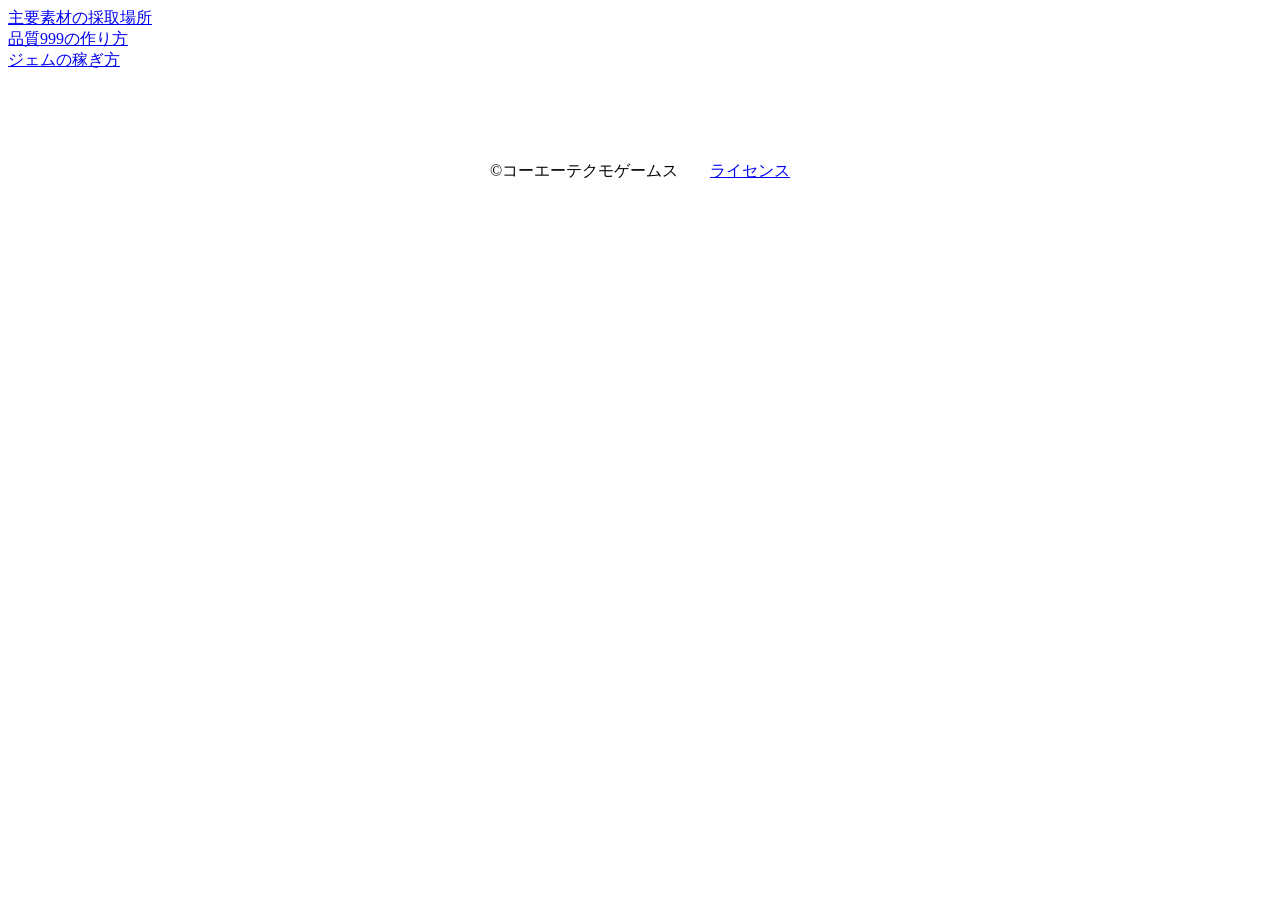
<file: index.html>
<!DOCTYPE html>
<html lang="ja">
<head>
    <meta charset="UTF-8">
    <meta name="viewport" content="width=device-width, initial-scale=1.0">
    <title>ライザのアトリエ効率化メモ</title>
    <link rel="stylesheet" href="styles.css" />
    <script src="common.js" defer></script>
</head>
<body>
    <a href="./materials/materials.html">主要素材の採取場所</a> <br>
    <a href="./quality/quality.html">品質999の作り方</a> <br>
    <a href="./gem/gem.html">ジェムの稼ぎ方</a> <br>


    
    
    
</body>
<!--
<footer>
    <div>
        ©コーエーテクモゲームス 
        <a href="https://github.com/moto-programmer-i/how-to-ryza/blob/main/LICENSE.md">ライセンス</a>
    </div>
</footer>
-->
</html>
</file>
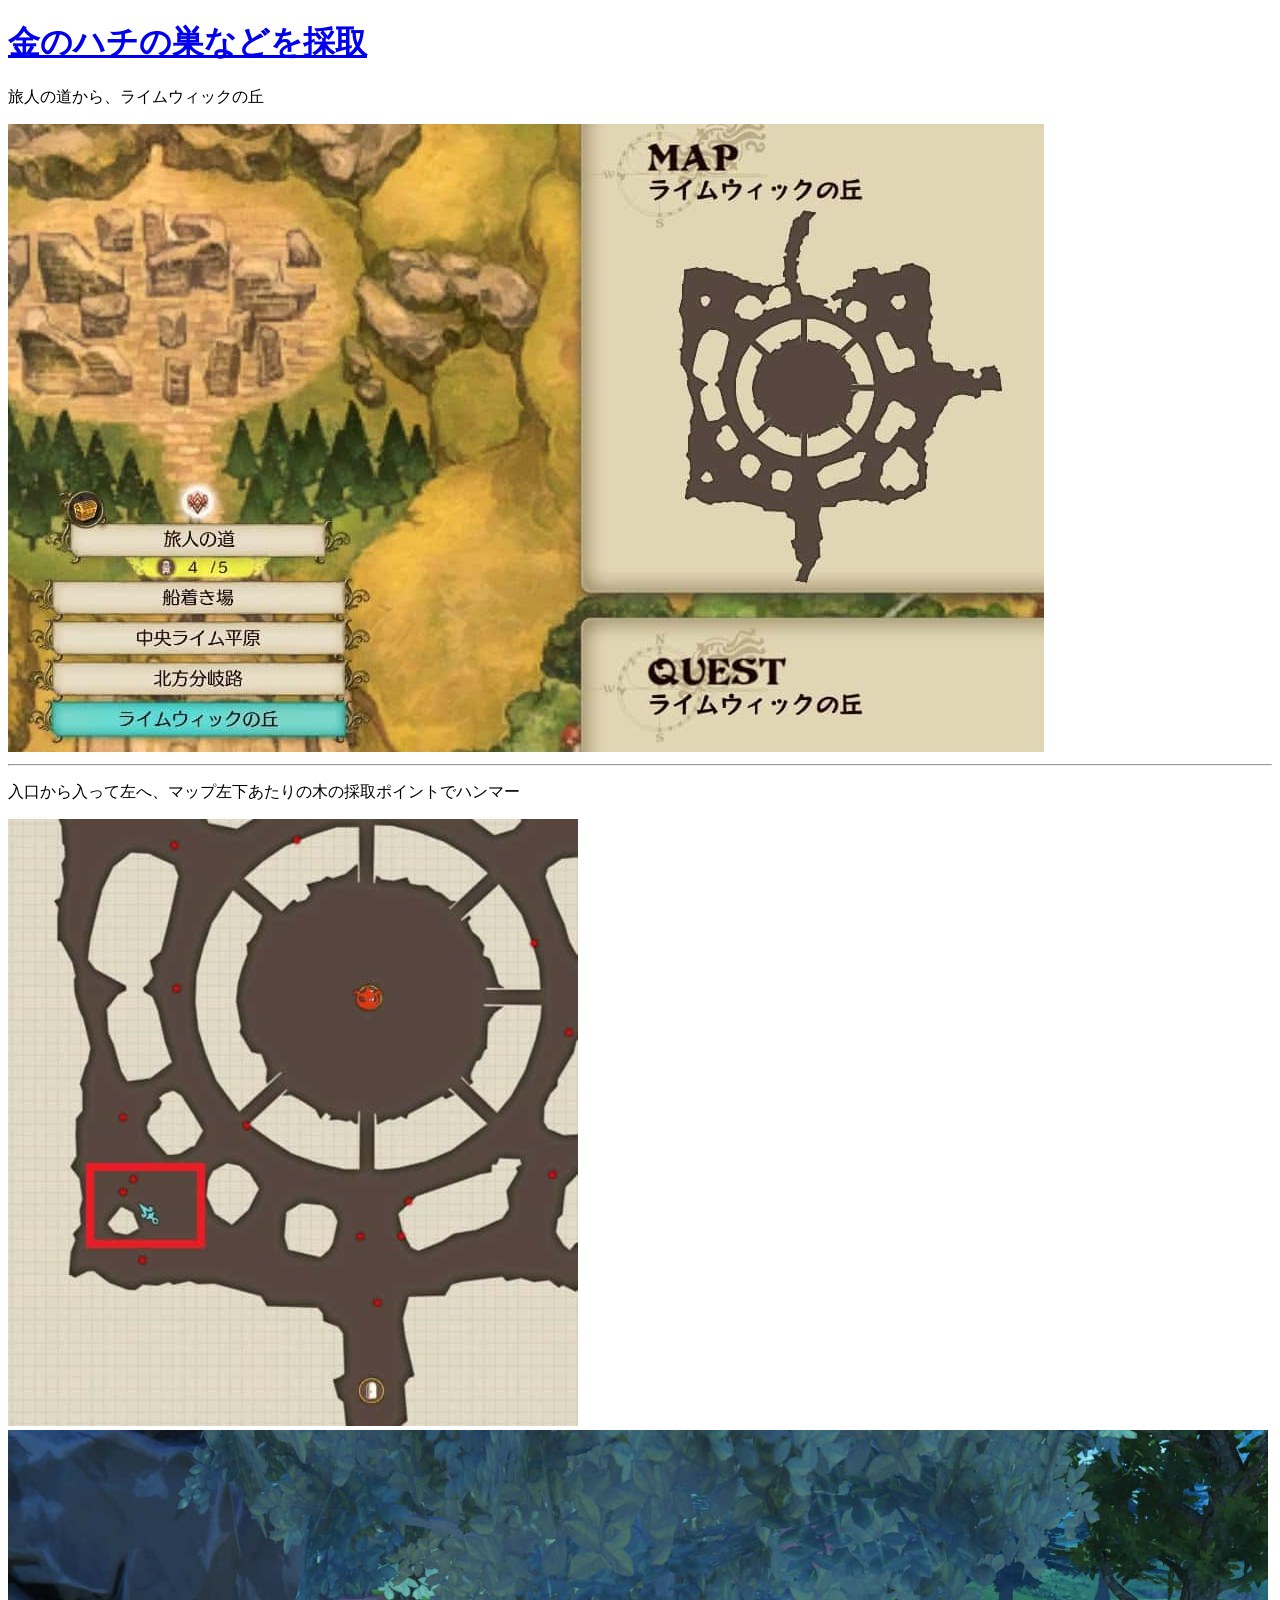
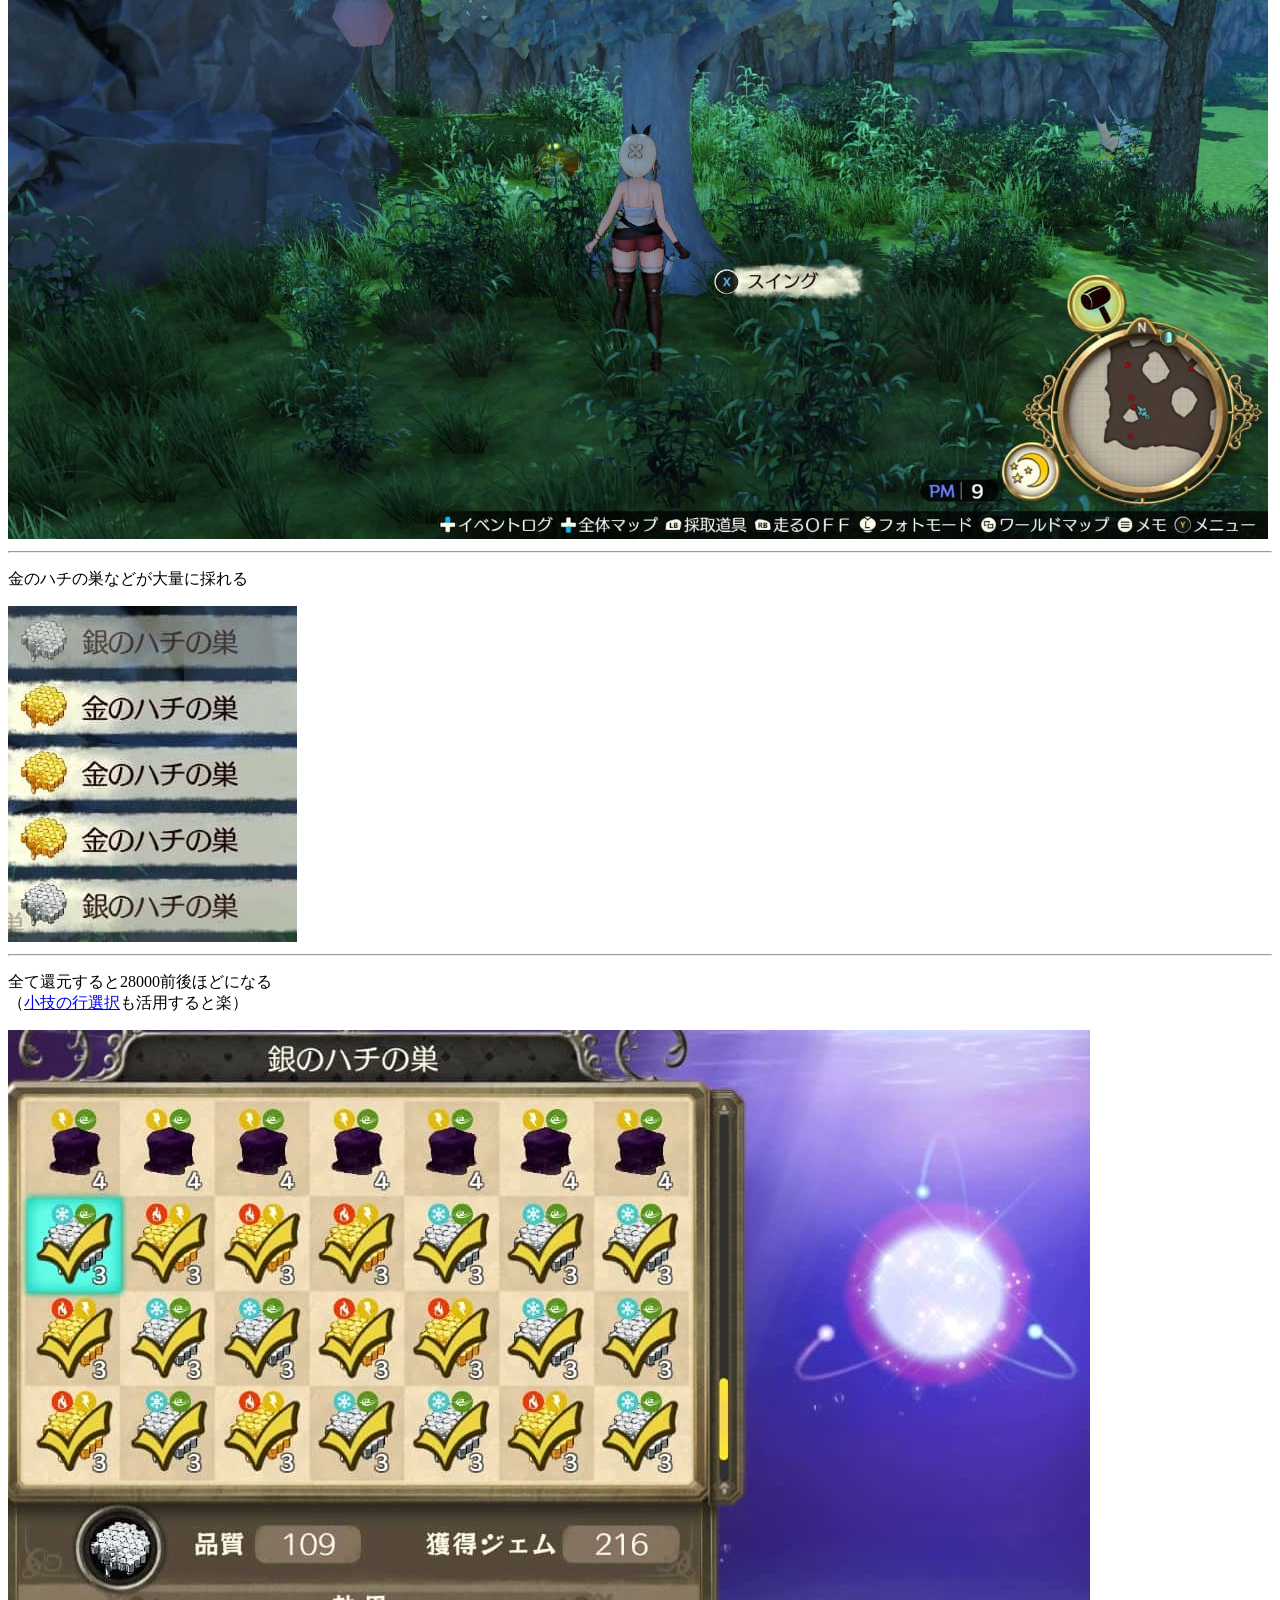
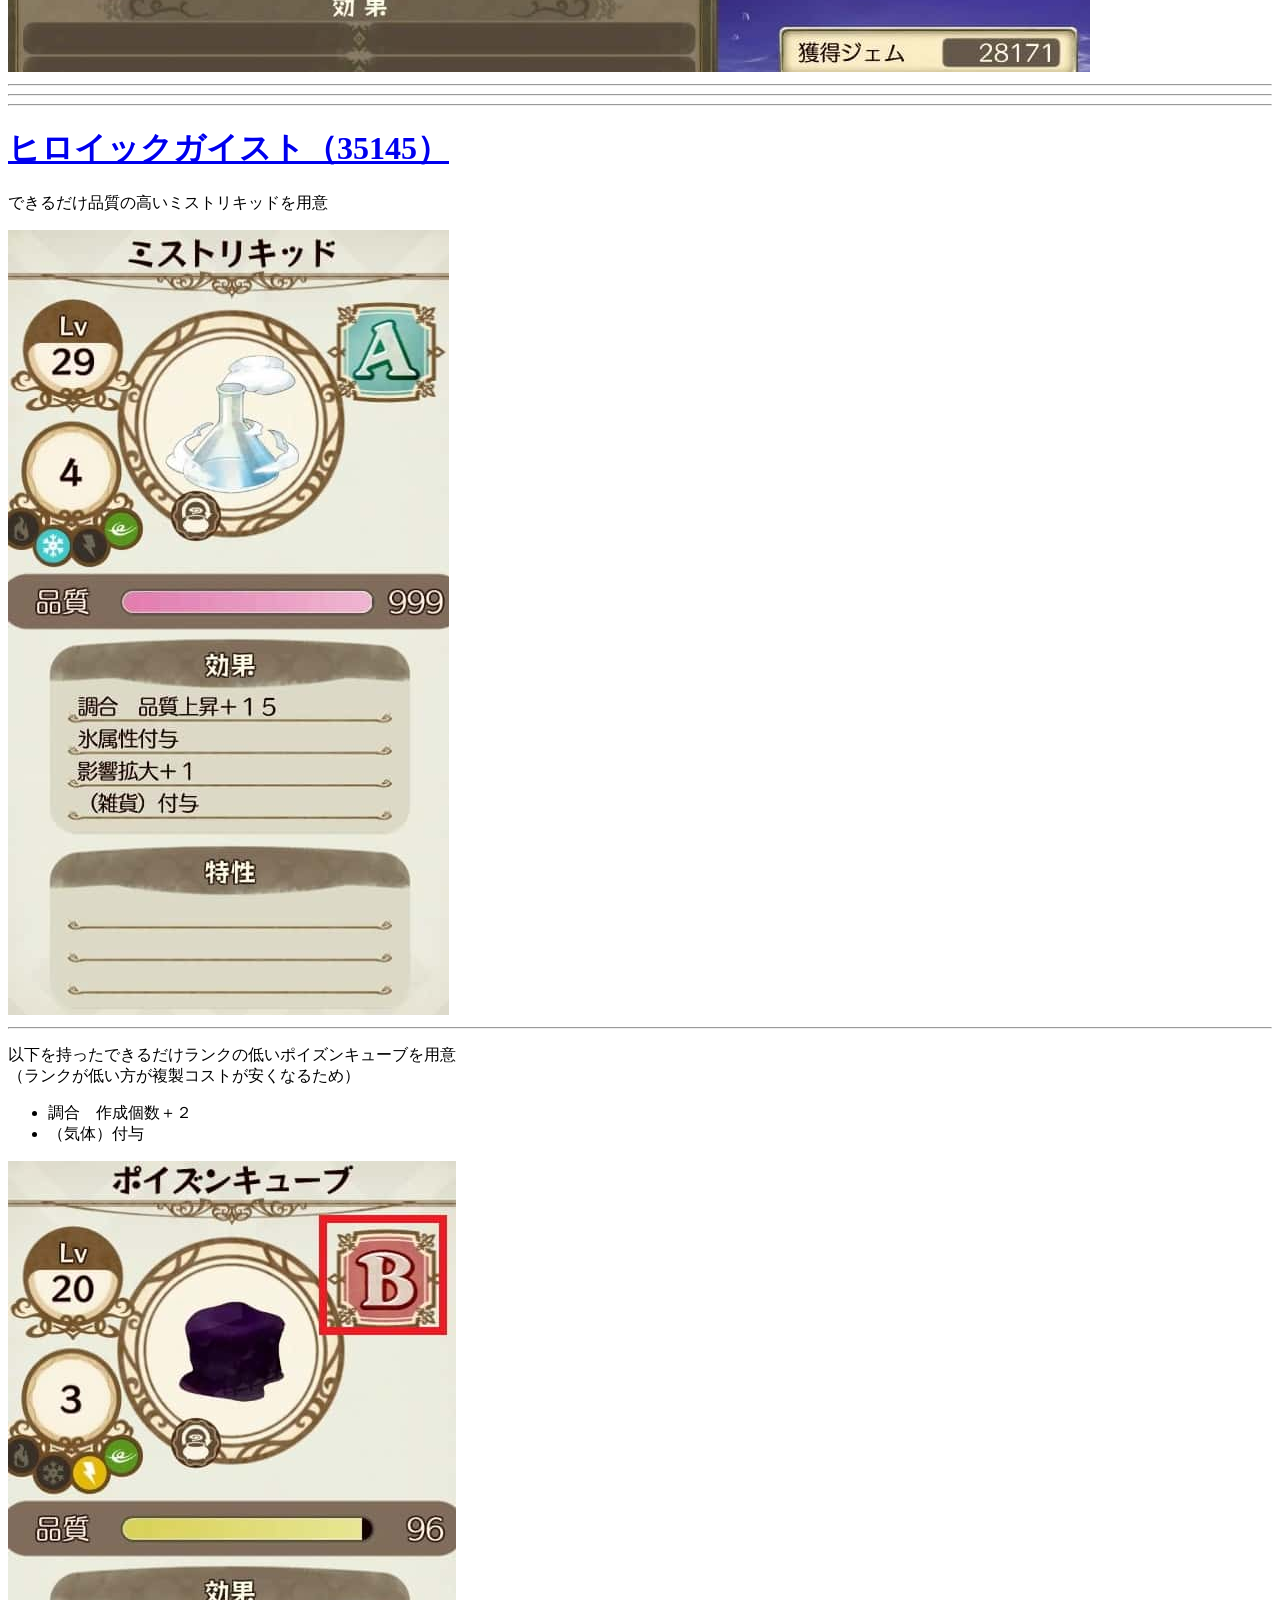
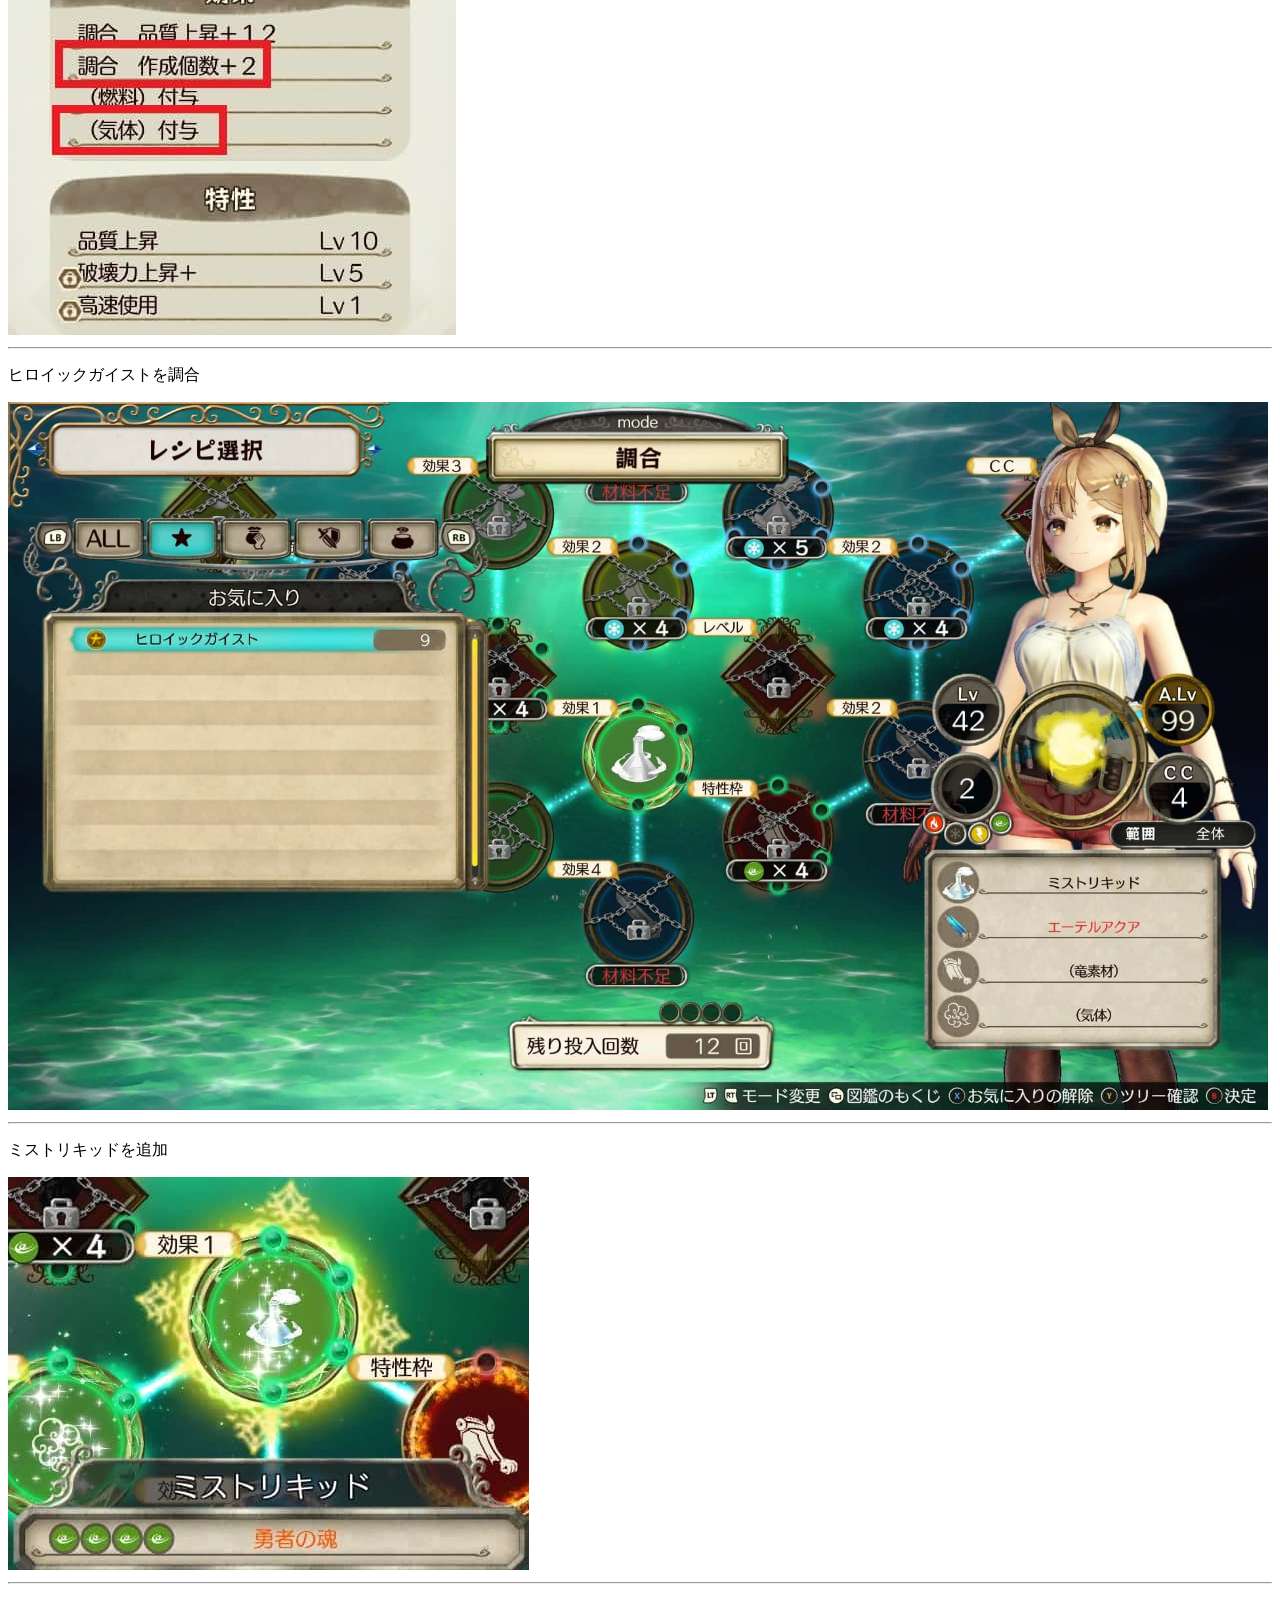
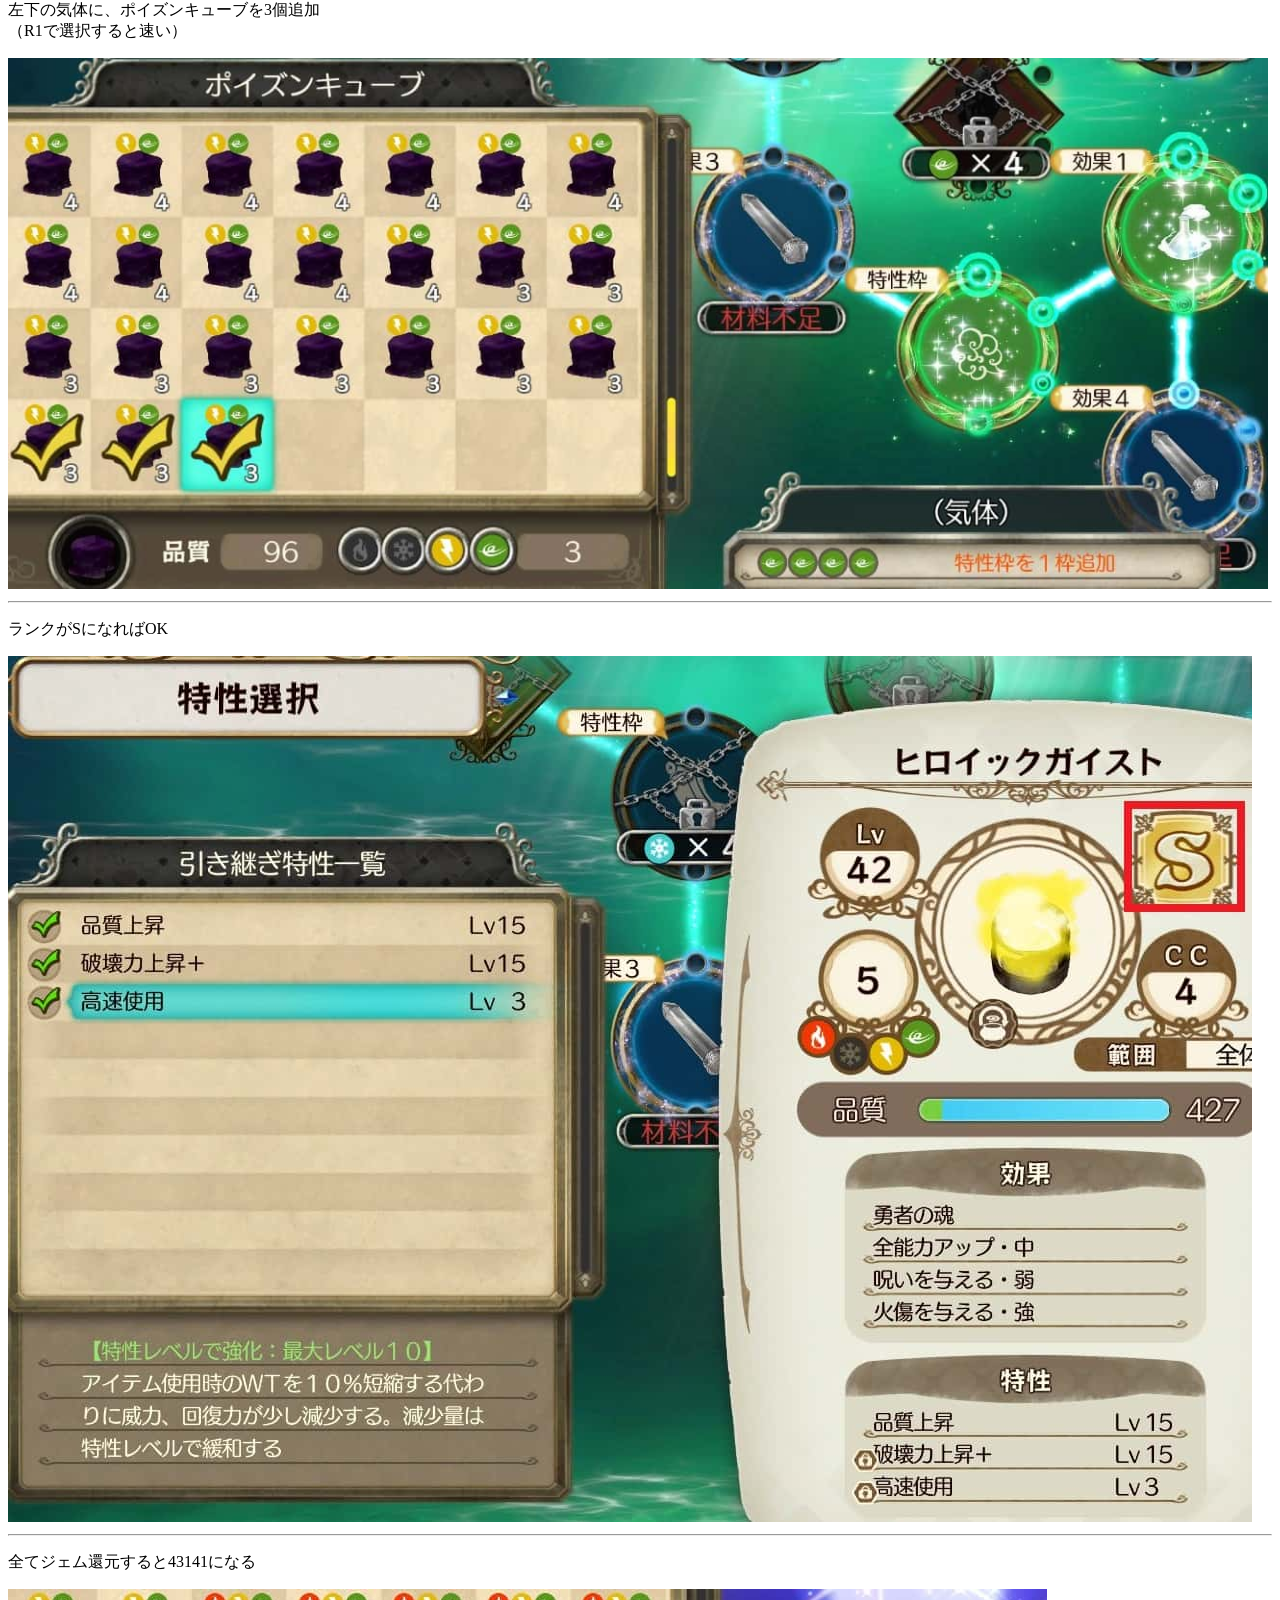
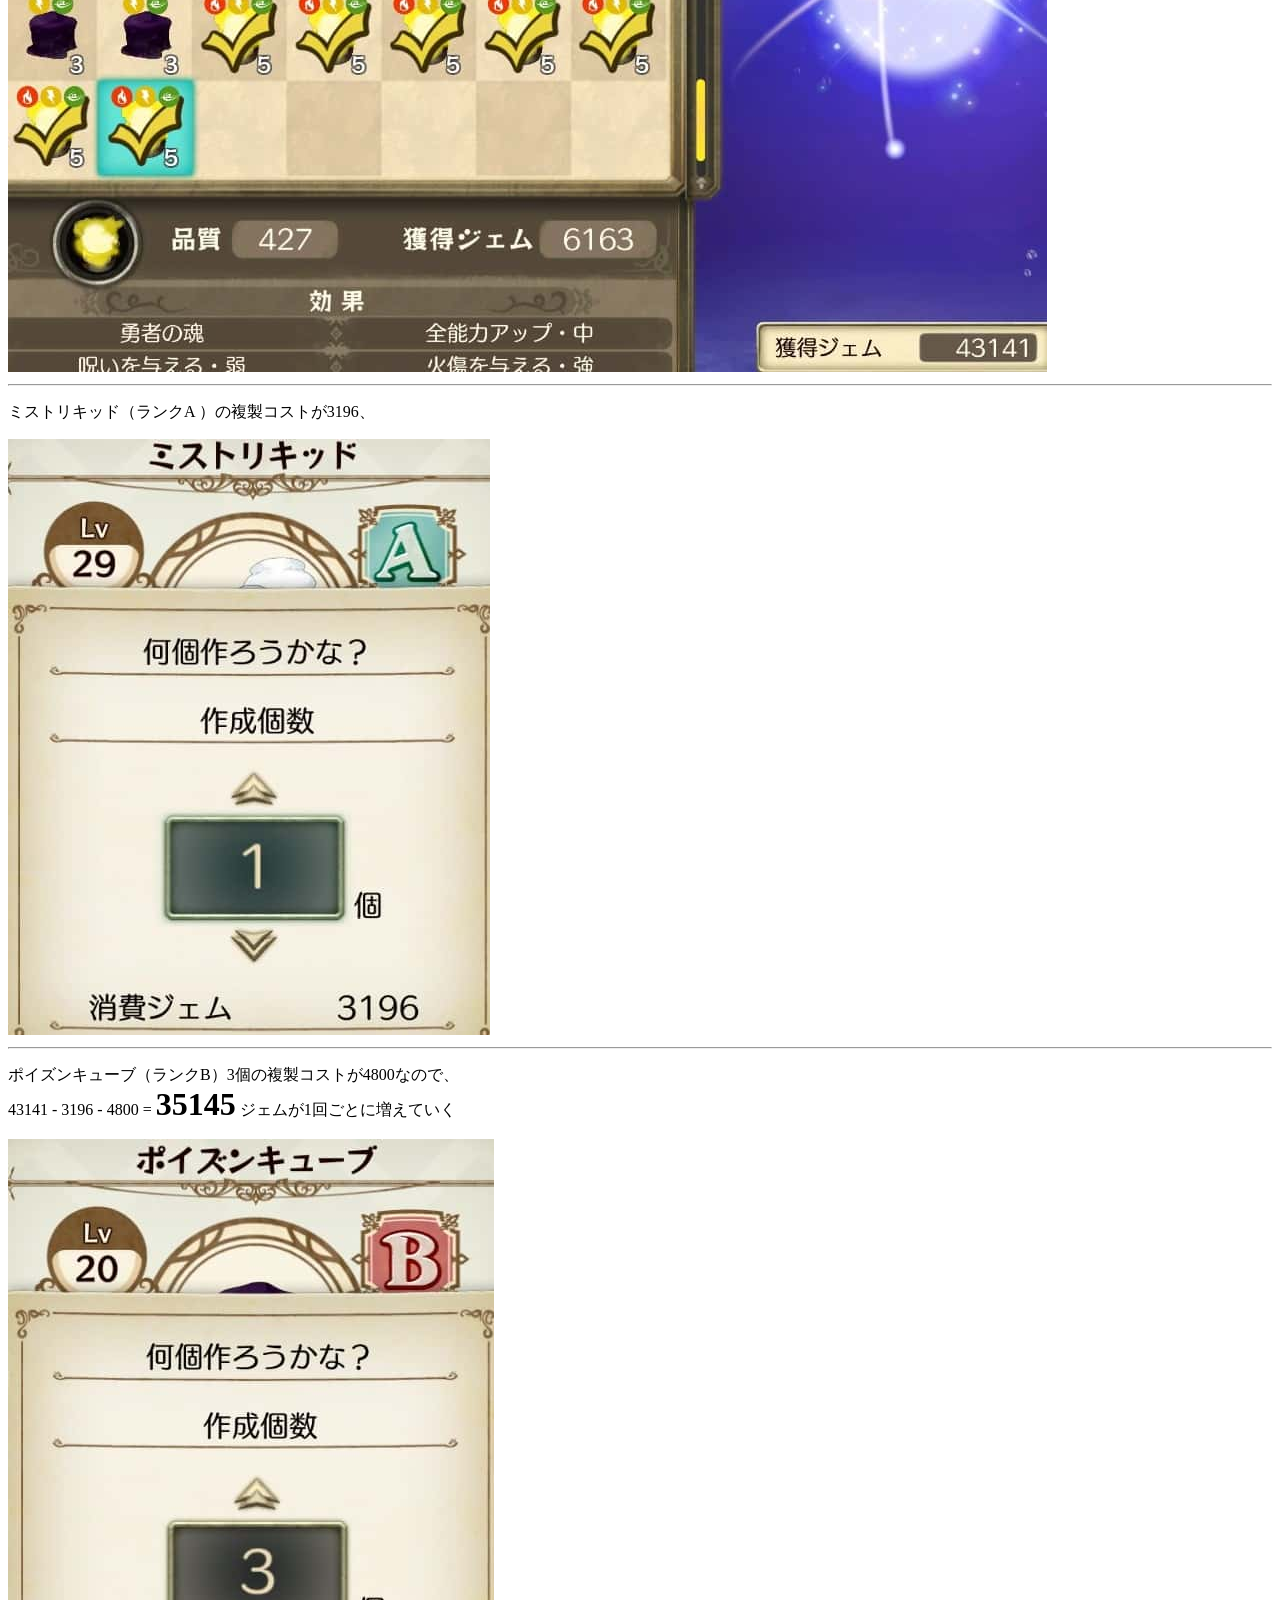
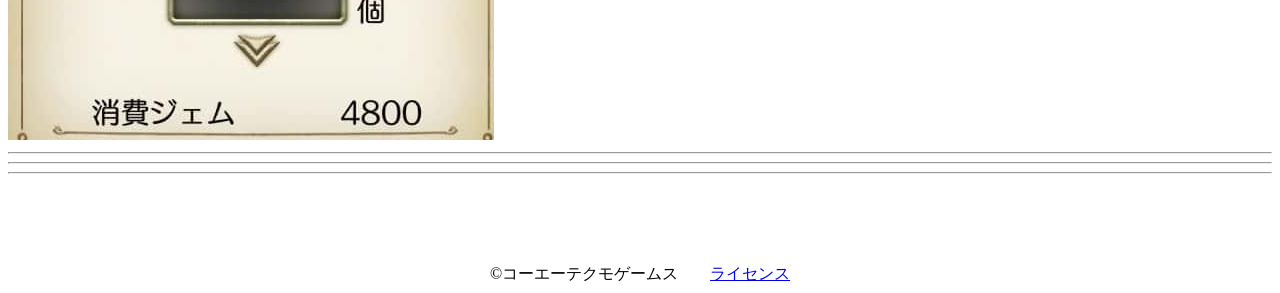
<file: gem/gem.html>
<!DOCTYPE html>
<html lang="ja">
<head>
    <meta charset="UTF-8">
    <meta name="viewport" content="width=device-width, initial-scale=1.0">
    <title>ジェムの稼ぎ方</title>
    <link rel="stylesheet" href="../styles.css" />
    <script src="../common.js" defer></script>
</head>
<body>
    <h1 id="beehive">金のハチの巣などを採取</h1>
    <p>
        旅人の道から、ライムウィックの丘
    </p>
    <img src="beehive.jpg" alt="ライムウィックの丘">
    <hr>
    <p>
        入口から入って左へ、マップ左下あたりの木の採取ポイントでハンマー
    </p>
    <img src="beehive2.jpg" alt="木の採取ポイント">
    <img src="beehive3.jpg" alt="ハンマー">
    <hr>
    <p>
        金のハチの巣などが大量に採れる <br>
    </p>
    <img src="beehive4.jpg" alt="金のハチの巣など">
    <hr>
    <p>
        全て還元すると28000前後ほどになる<br>
        （<a href="../tips/tips.html#row_select" target="_blank">小技の行選択</a>も活用すると楽）
    </p>
    <img src="beehive8.jpg" alt="28000前後">
    <hr>
    <hr>
    <hr>



    <h1 id="heroic_geist">ヒロイックガイスト（35145）</h1>
    <p>
        できるだけ品質の高いミストリキッドを用意
    </p>
    <img src="heroic_geist.jpg" alt="ミストリキッド">
    <hr>
    <p>
        以下を持ったできるだけランクの低いポイズンキューブを用意 <br>
        （ランクが低い方が複製コストが安くなるため）
        <ul>
            <li>調合　作成個数＋２</li>
            <li>（気体）付与</li>
        </ul>
    </p>
    <img src="heroic_geist2.jpg" alt="ポイズンキューブ">
    <hr>
    <p>
        ヒロイックガイストを調合
    </p>
    <img src="heroic_geist3.jpg" alt="ヒロイックガイスト">
    <hr>
    <p>
        ミストリキッドを追加
    </p>
    <img src="heroic_geist4.jpg" alt="ミストリキッドを追加">
    <hr>
    <p>
        左下の気体に、ポイズンキューブを3個追加<br>
        （R1で選択すると速い）
    </p>
    <img src="heroic_geist5.jpg" alt="ポイズンキューブを3個追加">
    <hr>
    <p>
        ランクがSになればOK
    </p>
    <img src="heroic_geist6.jpg" alt="ヒロイックガイストS">
    <hr>
    <p>
        全てジェム還元すると43141になる
    </p>
    <img src="heroic_geist7.jpg" alt="43141">
    <hr>
    <p>
       ミストリキッド（ランクA ）の複製コストが3196、
    </p>
    <img src="heroic_geist8.jpg" alt="3196">
    <hr>
    <p>
        ポイズンキューブ（ランクB）3個の複製コストが4800なので、<br>
        43141 - 3196 - 4800 = <span class="large">35145</span> ジェムが1回ごとに増えていく<br>
    </p>
    <img src="heroic_geist9.jpg" alt="4800">
    <hr>
    <hr>
    <hr>

</body>
</html>
</file>
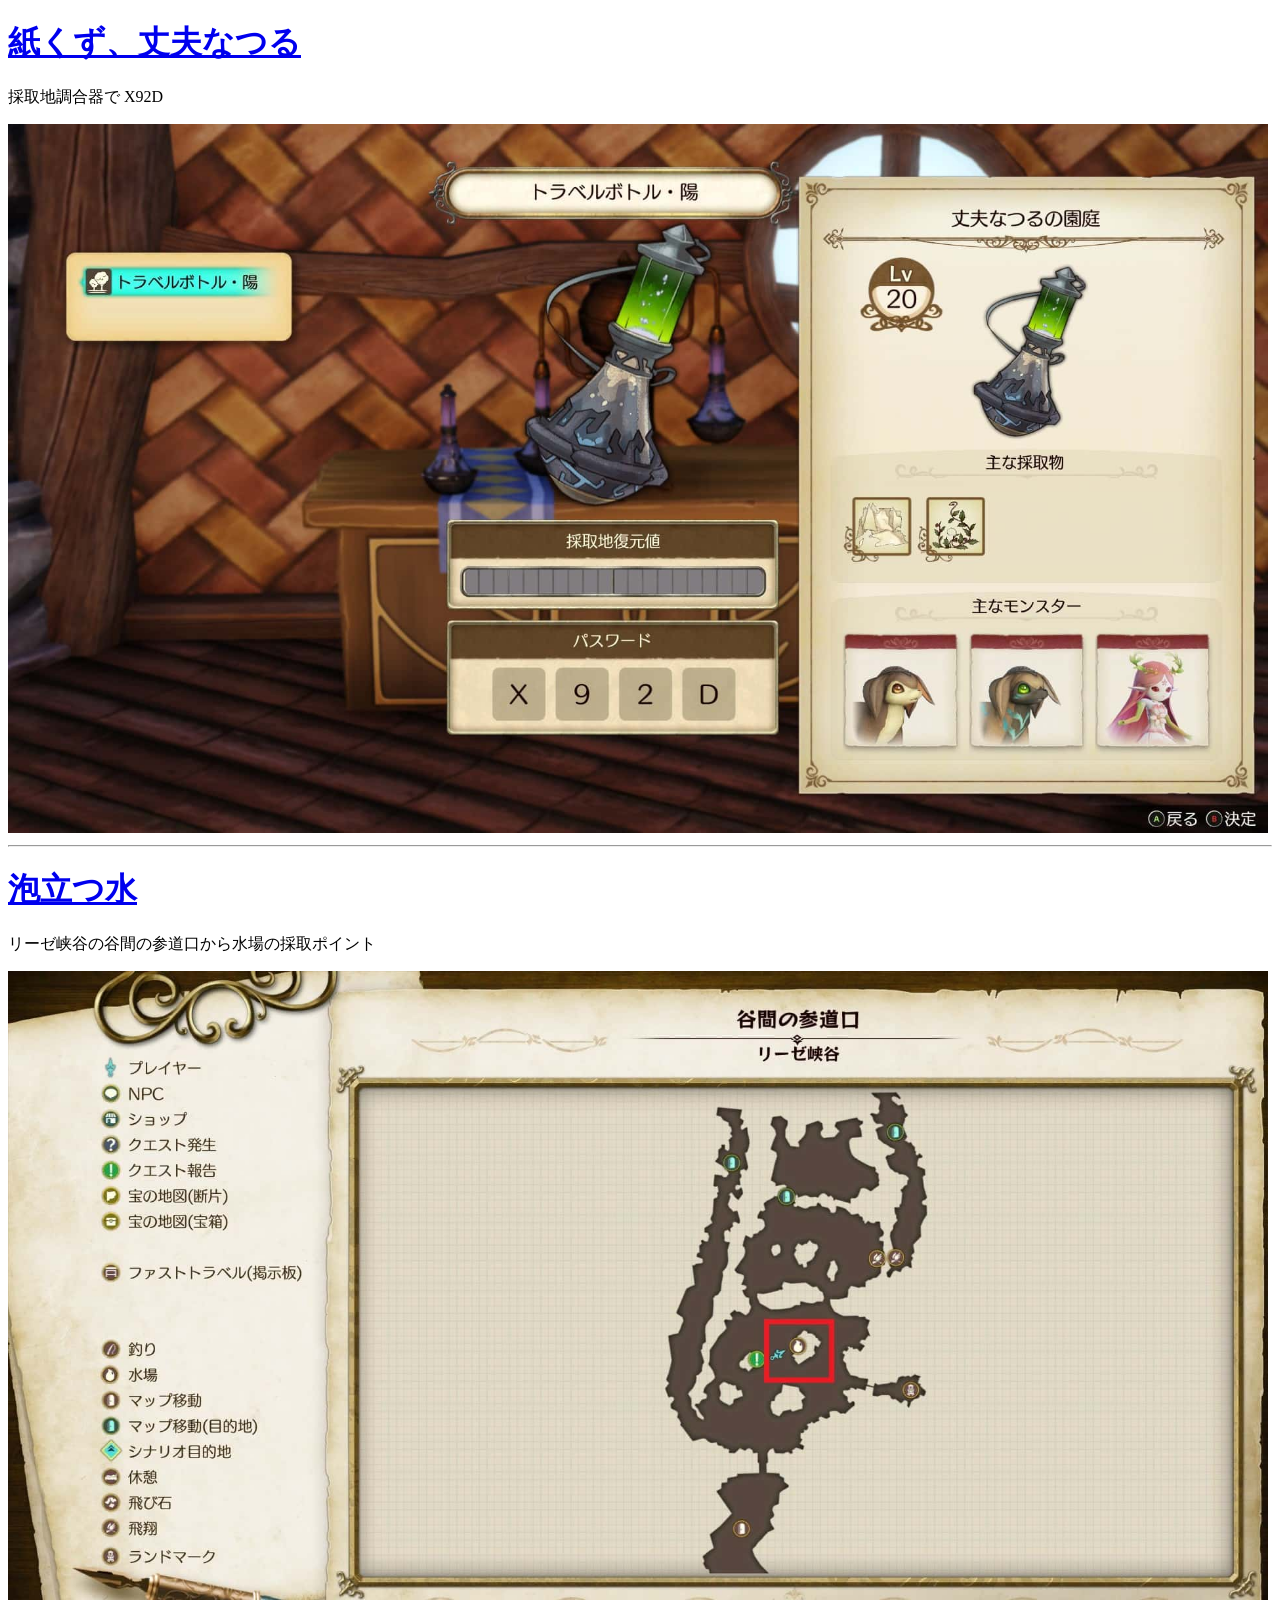
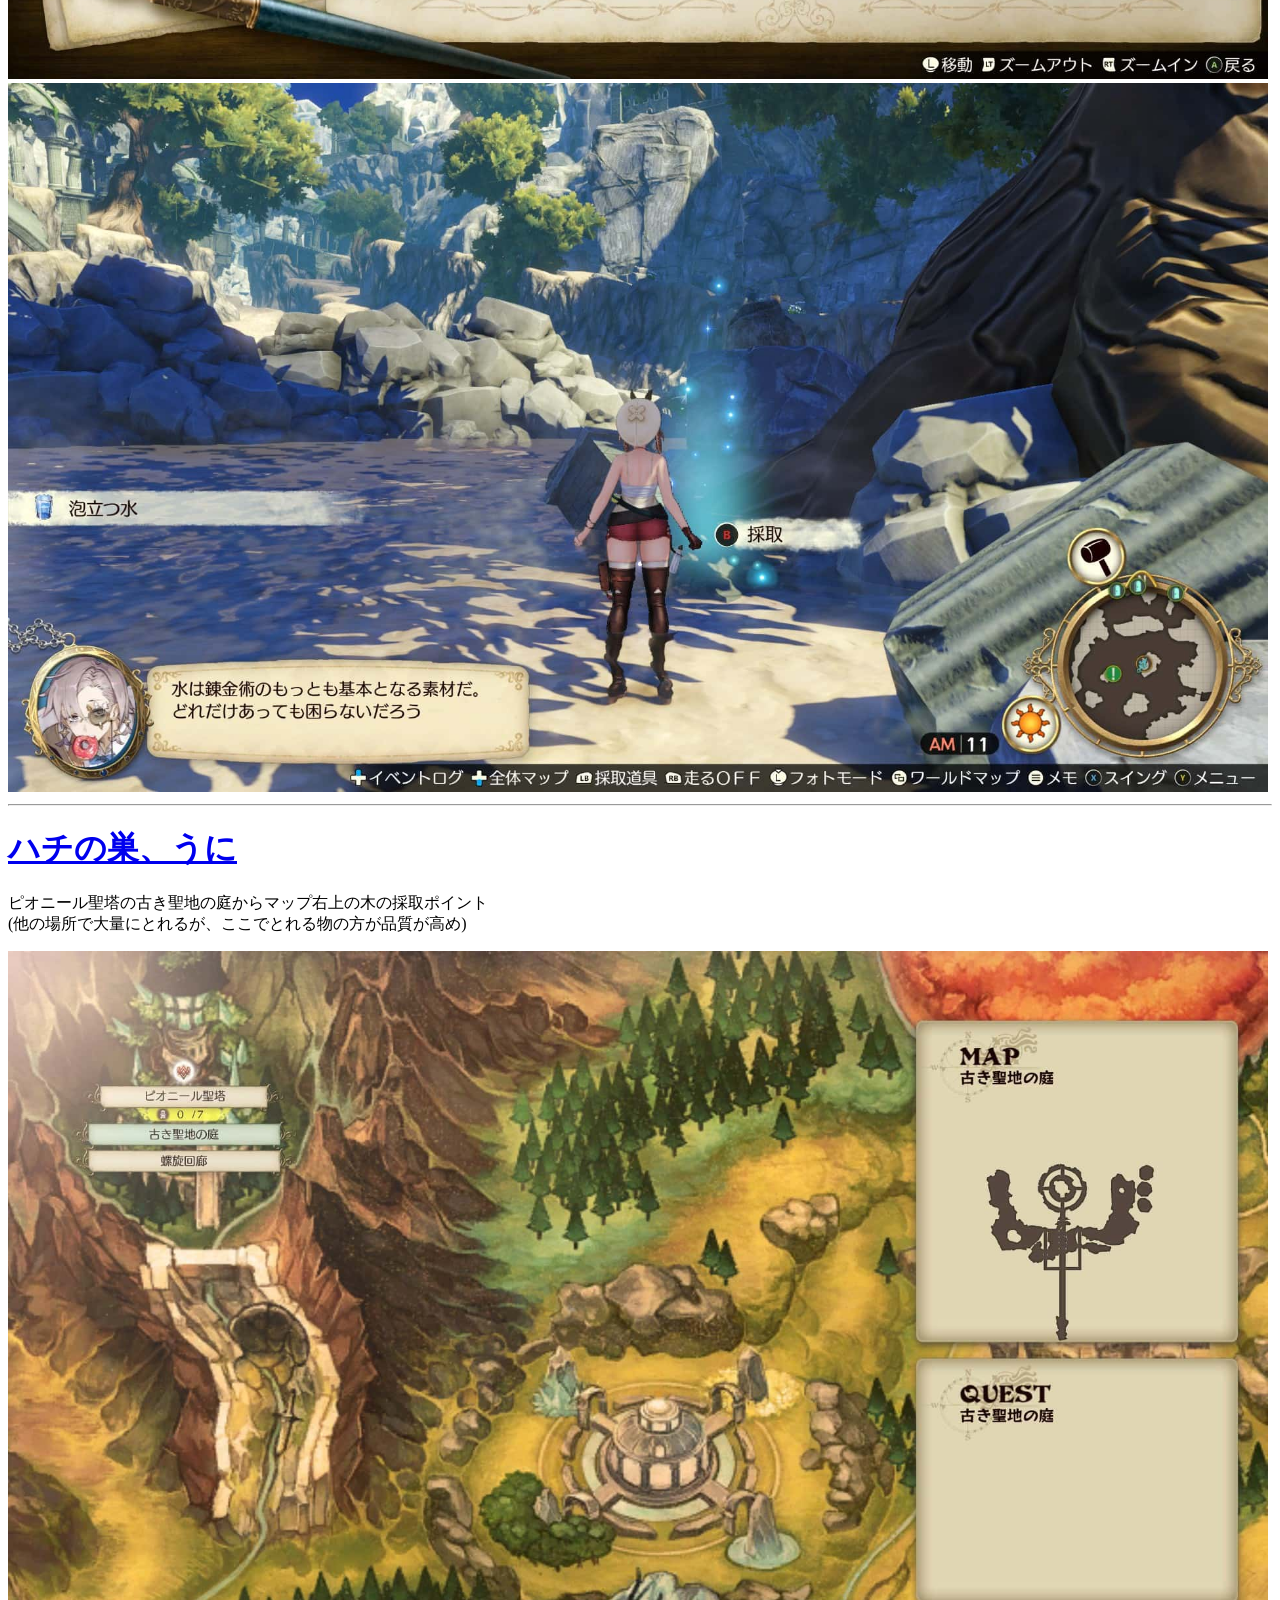
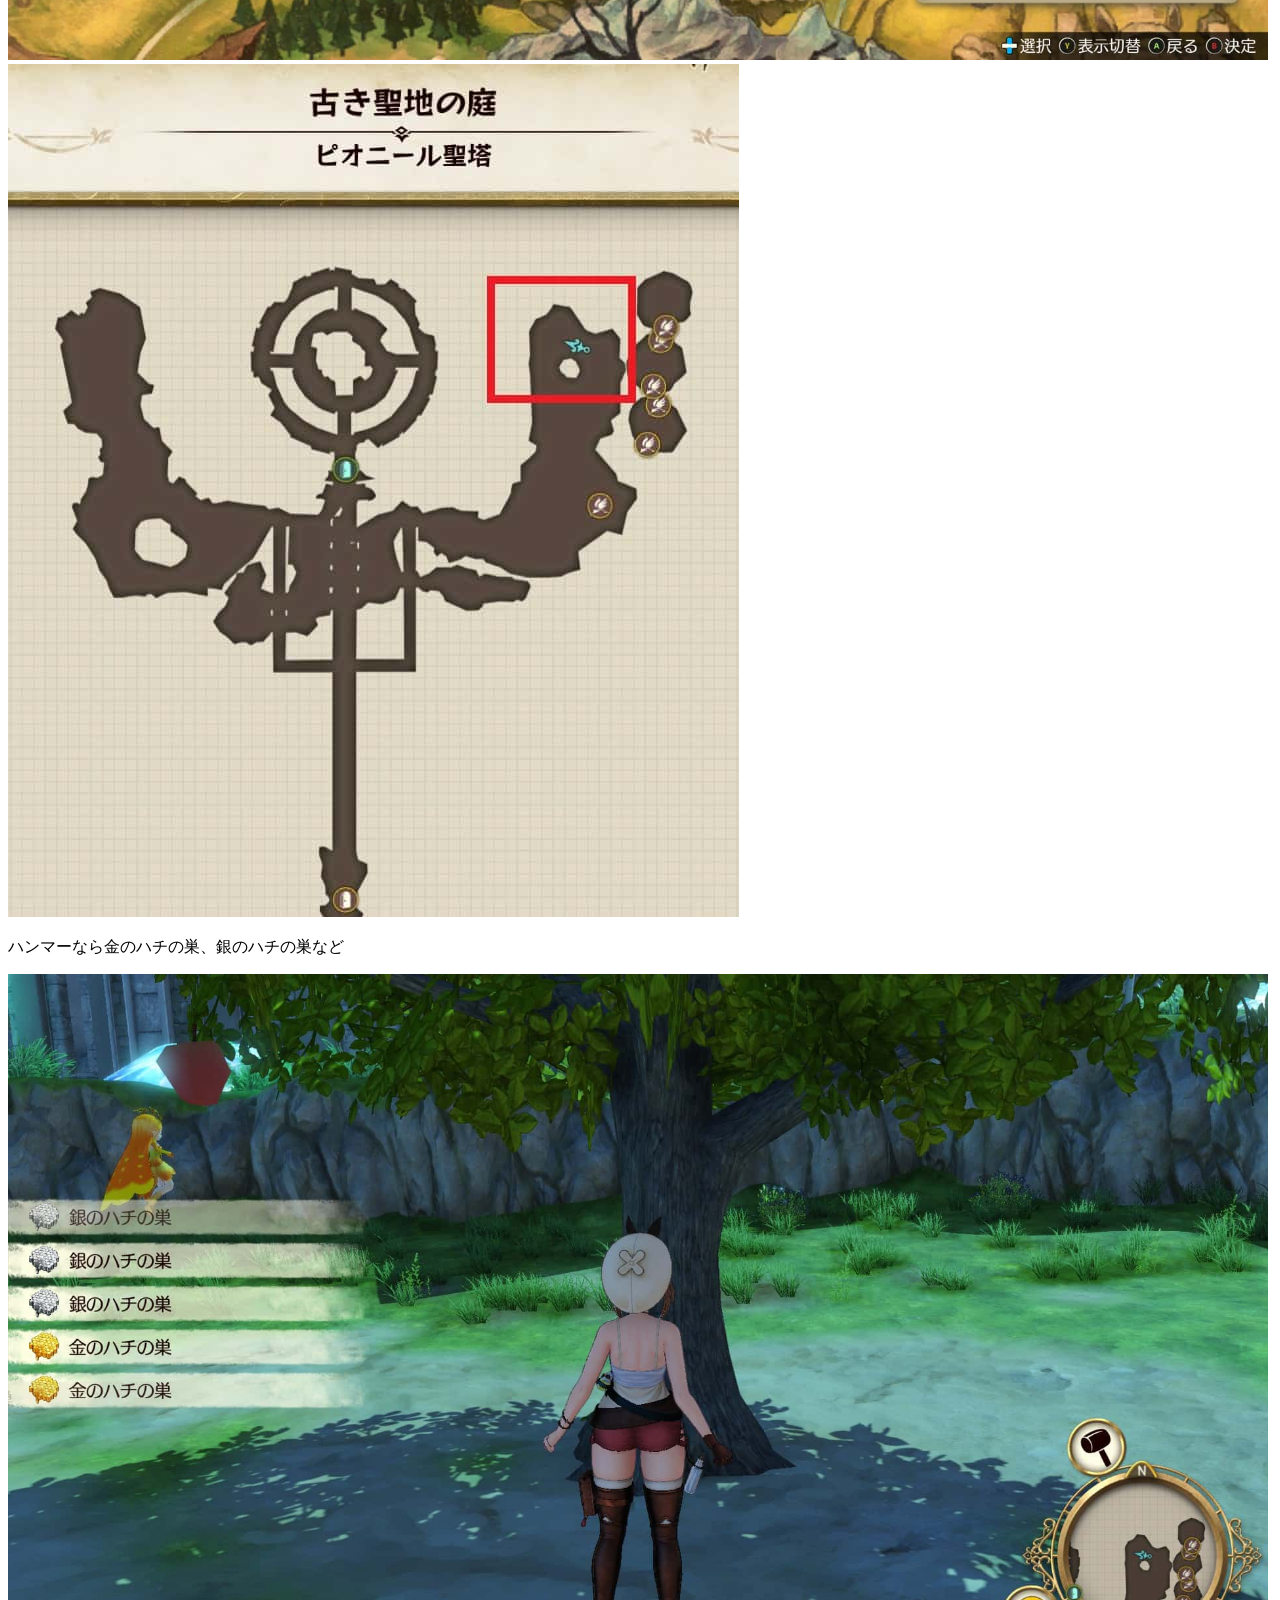
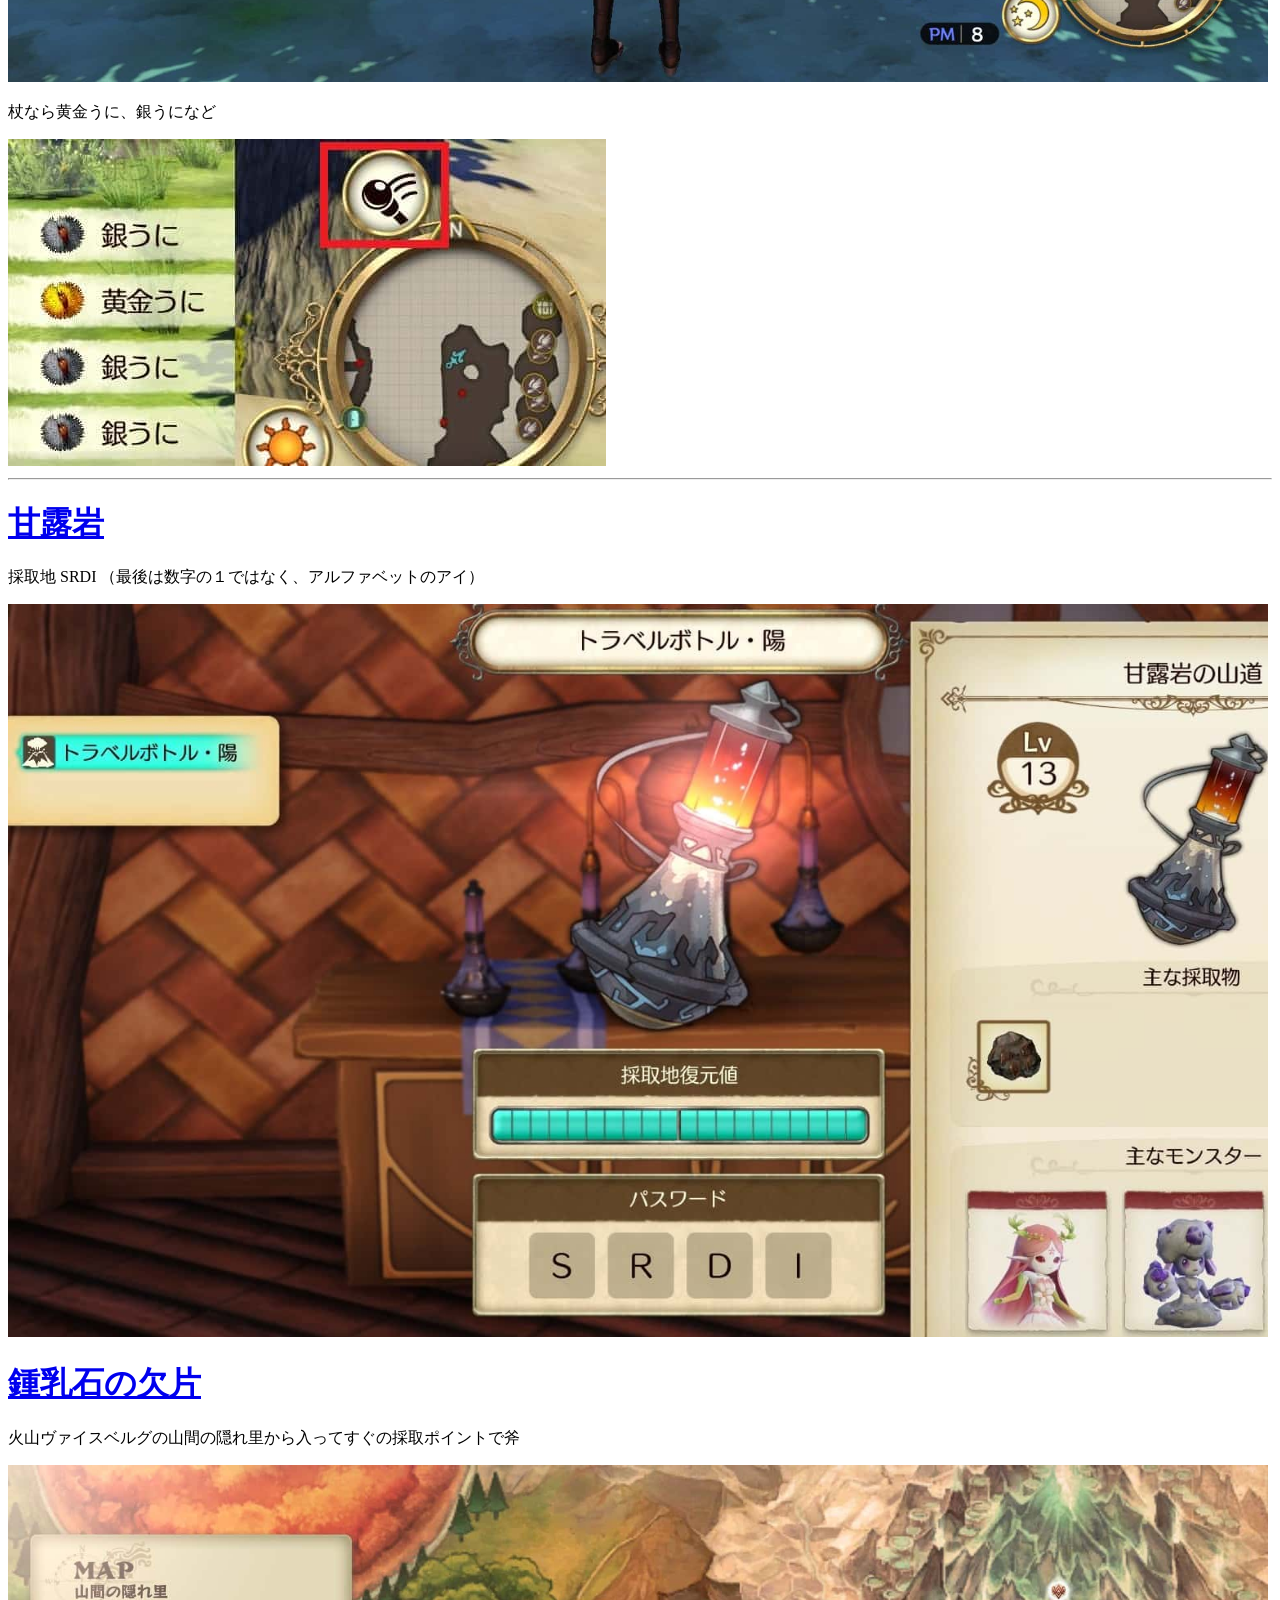
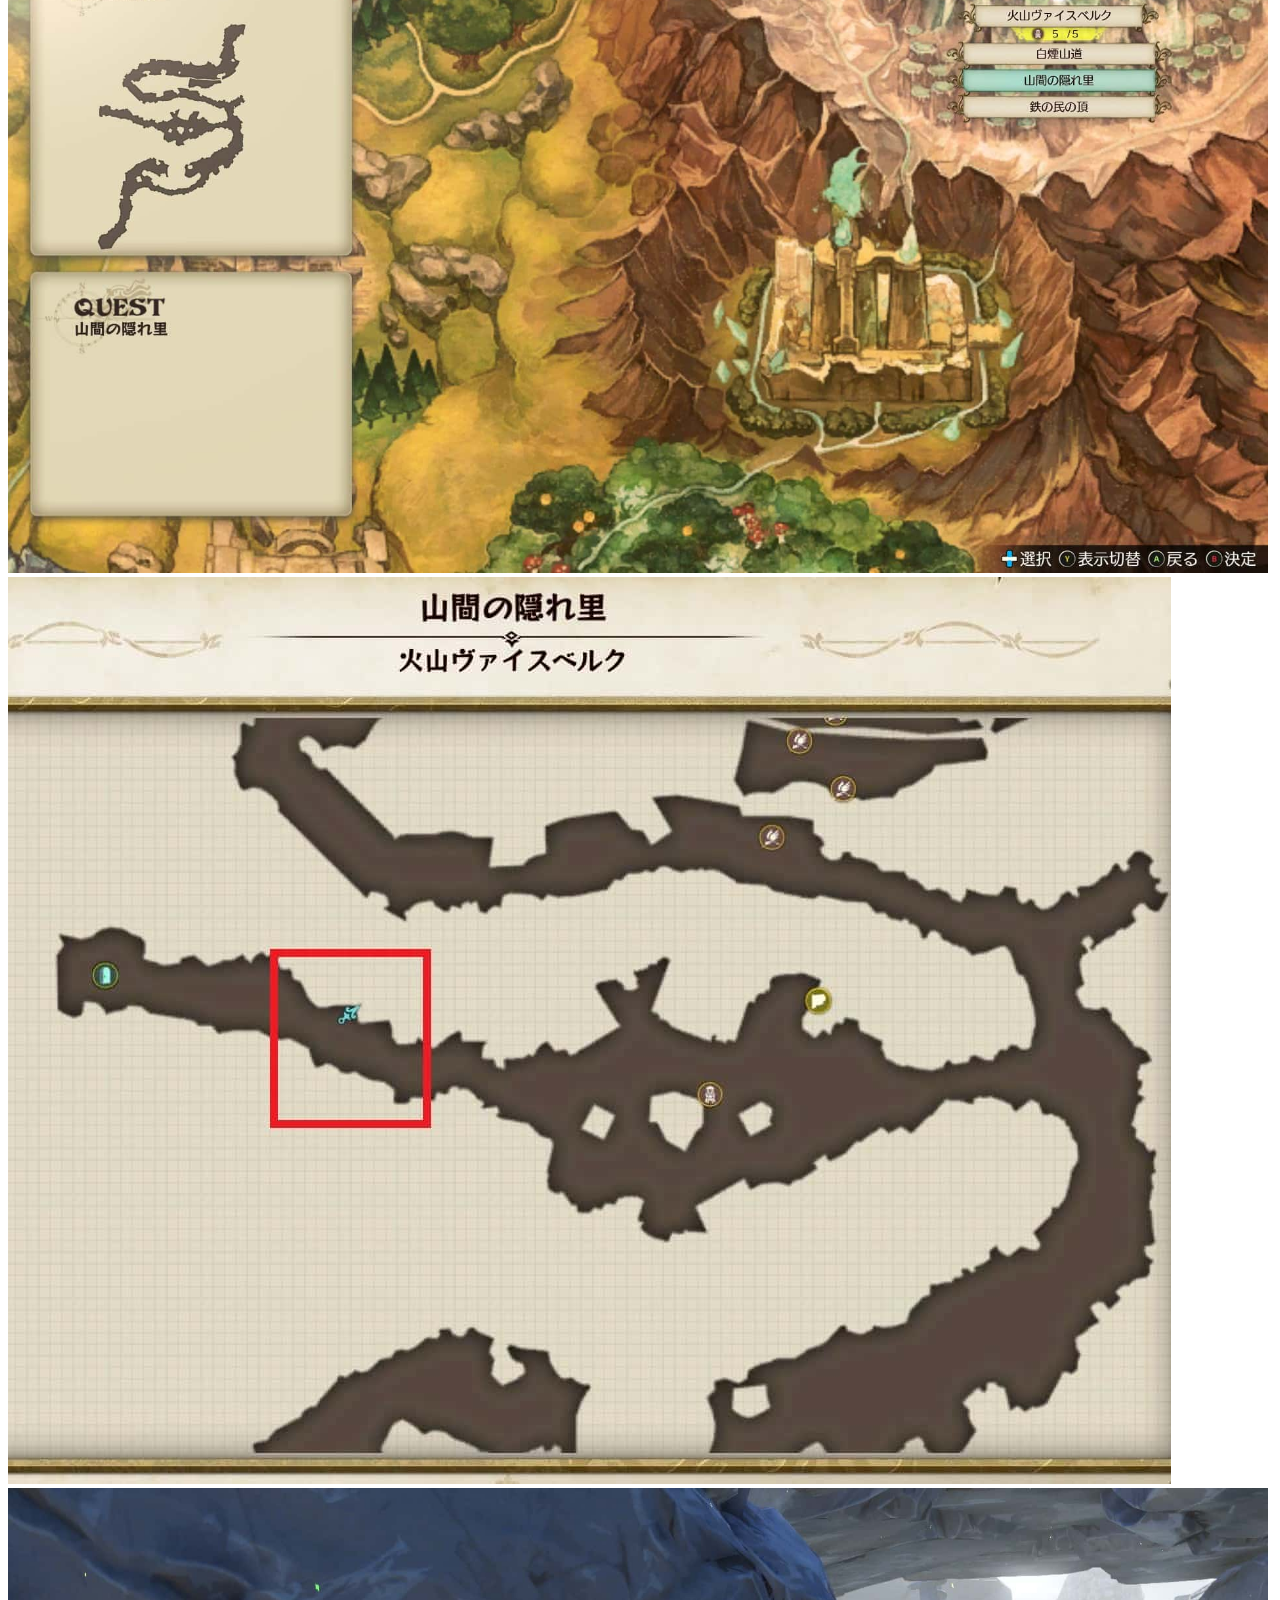
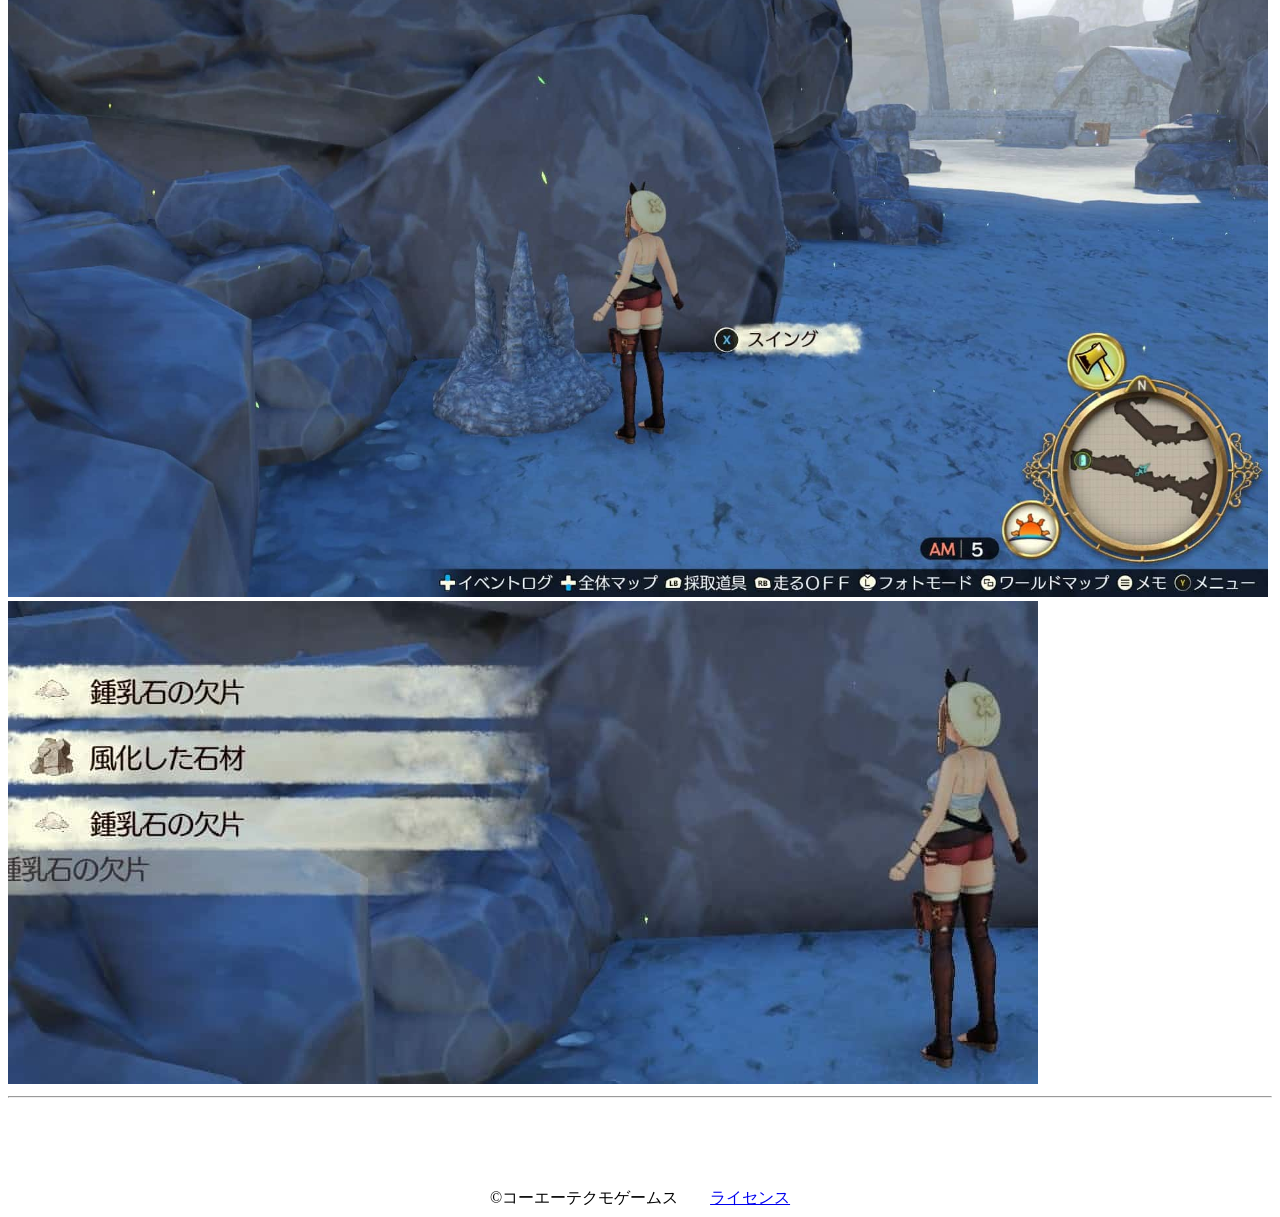
<file: materials/materials.html>
<!DOCTYPE html>
<html lang="ja">
<head>
    <meta charset="UTF-8">
    <meta name="viewport" content="width=device-width, initial-scale=1.0">
    <title>主要素材の採取場所</title>
    <link rel="stylesheet" href="../styles.css" />
    <script src="../common.js" defer></script>
</head>
<body>
    <h1 id="paper"><span id="tough_vine"></span>紙くず、丈夫なつる</h1>
    <p>
        採取地調合器で X92D
    </p>
    <img src="paper.jpg" alt="X92D">
    <hr>


    <h1 id="foamy_water">泡立つ水</h1>
    <p>
        リーゼ峡谷の谷間の参道口から水場の採取ポイント
    </p>
    <img src="foamy_water.jpg" alt="泡立つ水の採取ポイント">
    <img src="foamy_water2.jpg" alt="泡立つ水">
    <hr>

    <h1 id="beehive_and_uni">ハチの巣、うに</h1>
    <p>
        ピオニール聖塔の古き聖地の庭からマップ右上の木の採取ポイント<br>
        (他の場所で大量にとれるが、ここでとれる物の方が品質が高め)
    </p>
    <img src="sanctuary_garden.jpg" alt="古き聖地の庭">
    <img src="sanctuary_garden2.jpg" alt="古き聖地の庭">
    <p>
        ハンマーなら金のハチの巣、銀のハチの巣など
    </p>
    <img src="beehive.jpg" alt="ハチの巣">
    <p>
        杖なら黄金うに、銀うになど
    </p>
    <img src="uni.jpg" alt="うに">
    <hr>

    <h1 id="nectar_rock">甘露岩</h1>
    <p>
        採取地 SRDI （最後は数字の１ではなく、アルファベットのアイ）
    </p>
    <img src="nectar_rock.jpg" alt="SRDI">

    <h1 id="stalactite_fragment">鍾乳石の欠片</h1>
    <p>
        火山ヴァイスベルグの山間の隠れ里から入ってすぐの採取ポイントで斧
    </p>
    <img src="stalactite_fragment.jpg" alt="山間の隠れ里">
    <img src="stalactite_fragment2.jpg" alt="採取ポイント">
    <img src="stalactite_fragment3.jpg" alt="斧">
    <img src="stalactite_fragment4.jpg" alt="鍾乳石の欠片">
    <hr>
</body>
</html>
</file>
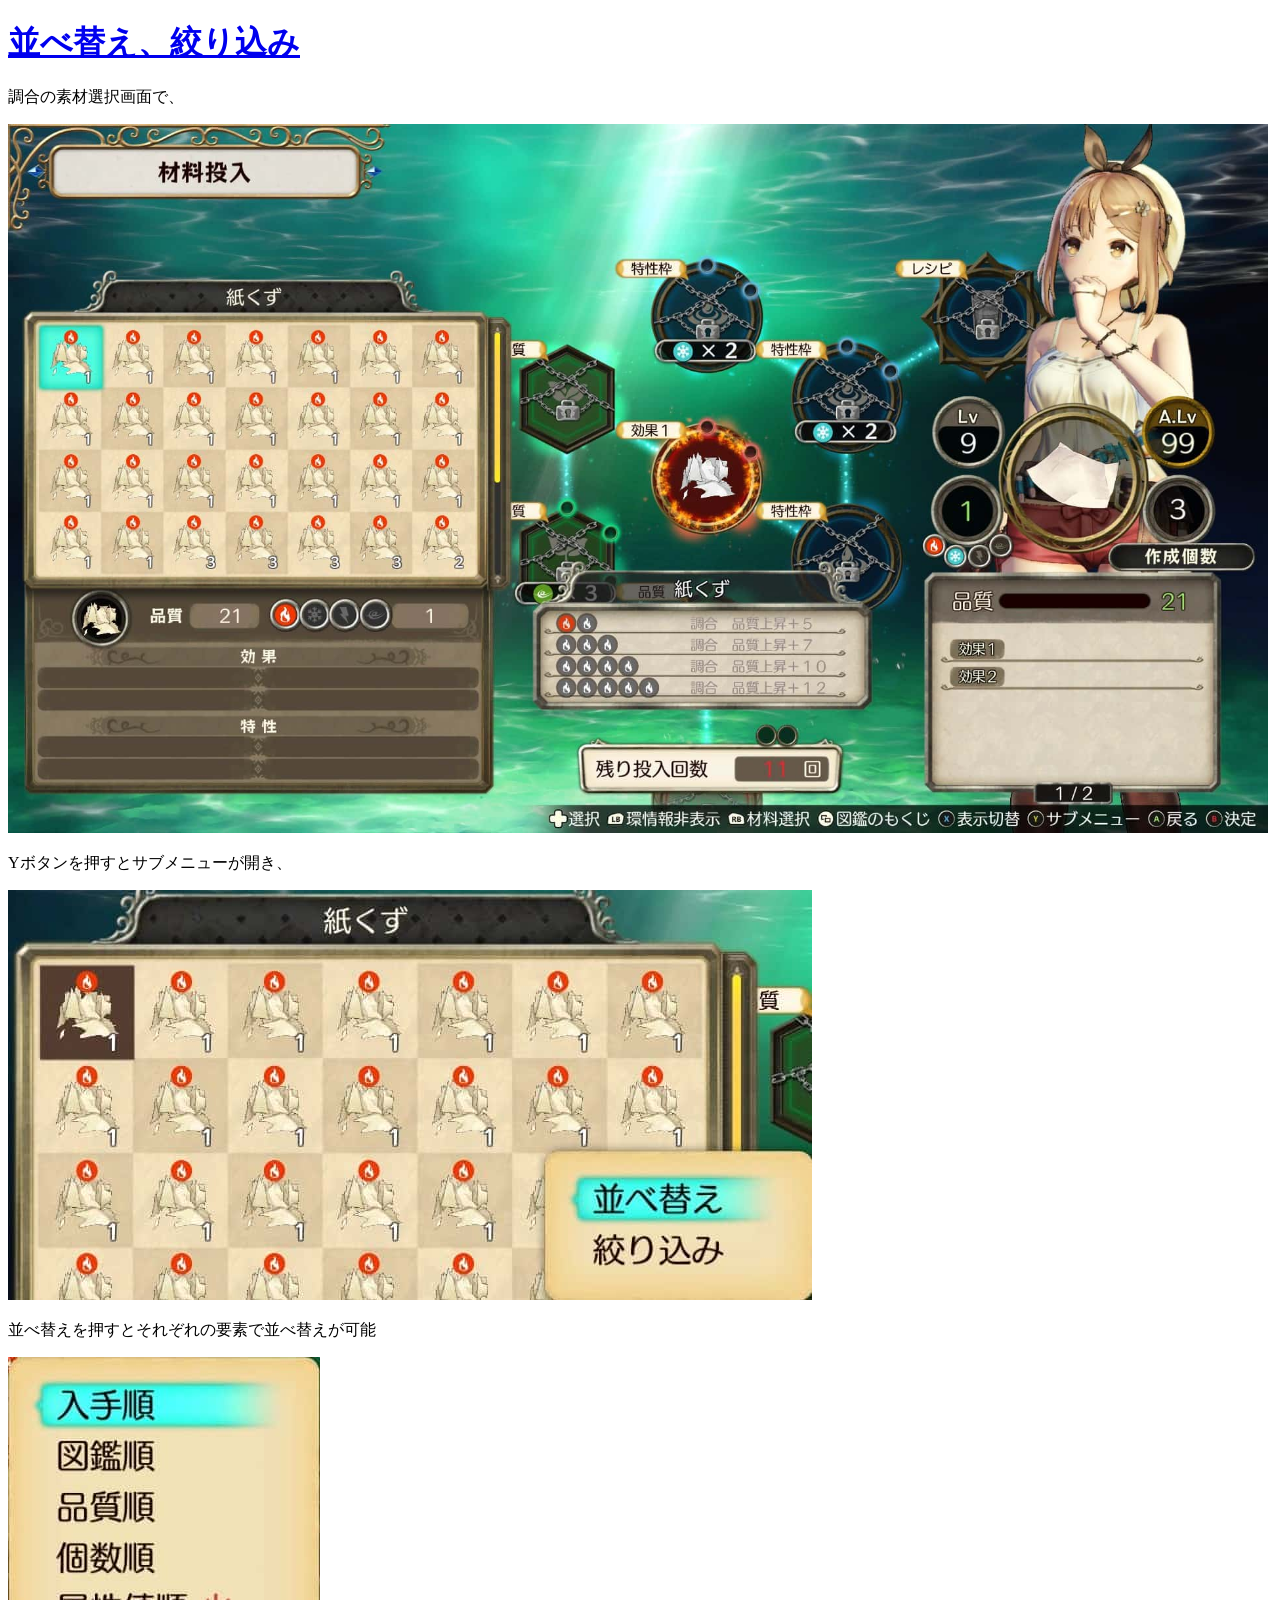
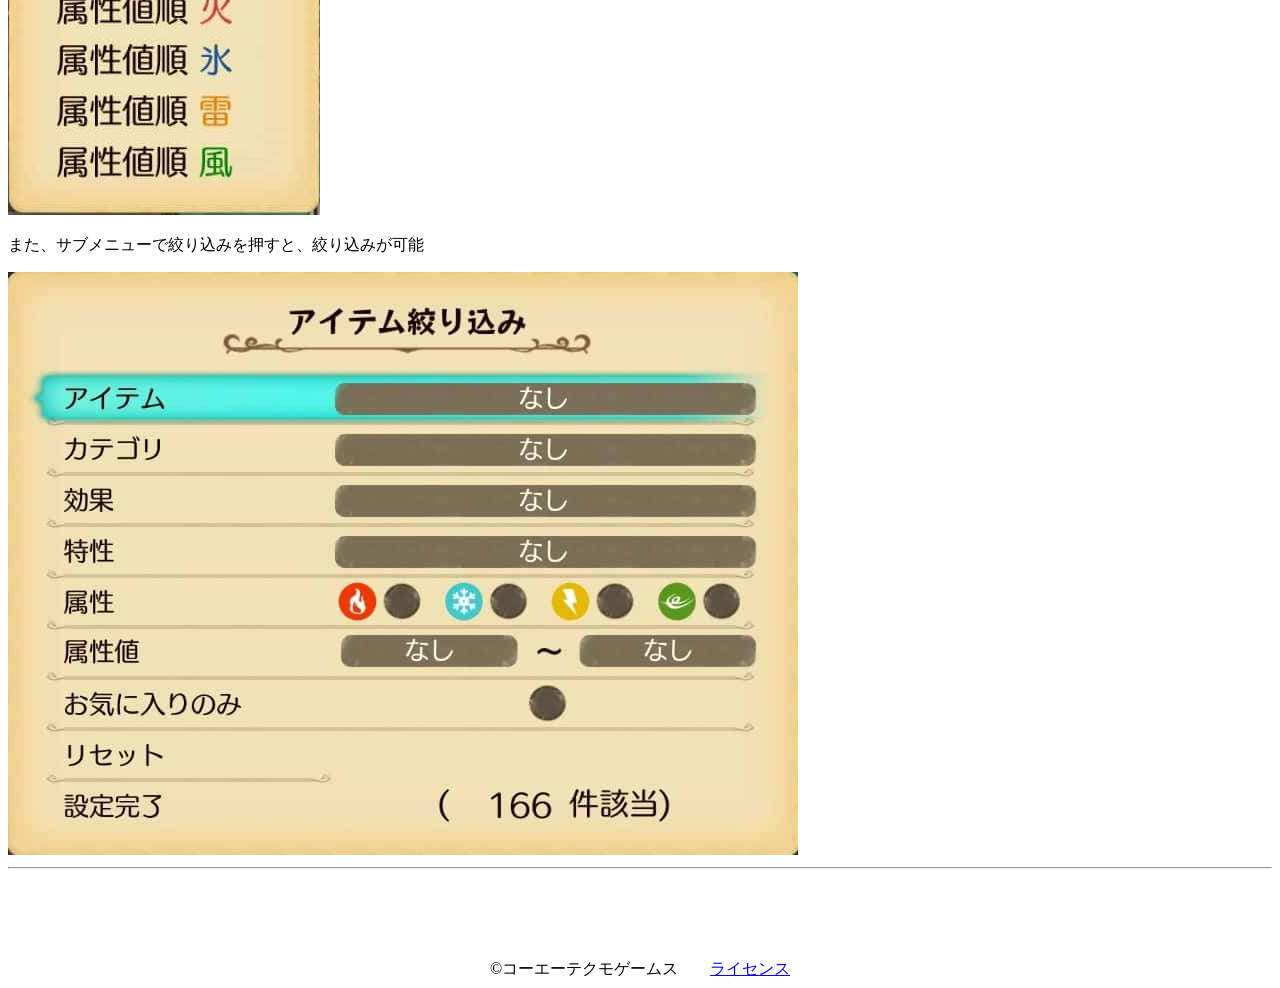
<file: synthesis/synthesis.html>
<!DOCTYPE html>
<html lang="ja">
<head>
    <meta charset="UTF-8">
    <meta name="viewport" content="width=device-width, initial-scale=1.0">
    <title>調合時の小技</title>
    <link rel="stylesheet" href="../styles.css" />
    <script src="../common.js" defer></script>
</head>
<body>
    <h1 id="sort_filter">並べ替え、絞り込み</h1>
    <p>
        調合の素材選択画面で、
    </p>
    <img src="sort1.jpg" alt="調合の素材選択画面">
    <p>
        Yボタンを押すとサブメニューが開き、
    </p>
    <img src="sort2.jpg" alt="サブメニュー">
    <p>
        並べ替えを押すとそれぞれの要素で並べ替えが可能
    </p>
    <img src="sort3.jpg" alt="サブメニュー">
    <p>
        また、サブメニューで絞り込みを押すと、絞り込みが可能
    </p>
    <img src="filter.jpg" alt="サブメニュー">
    <hr>


    
    
</body>
</html>
</file>
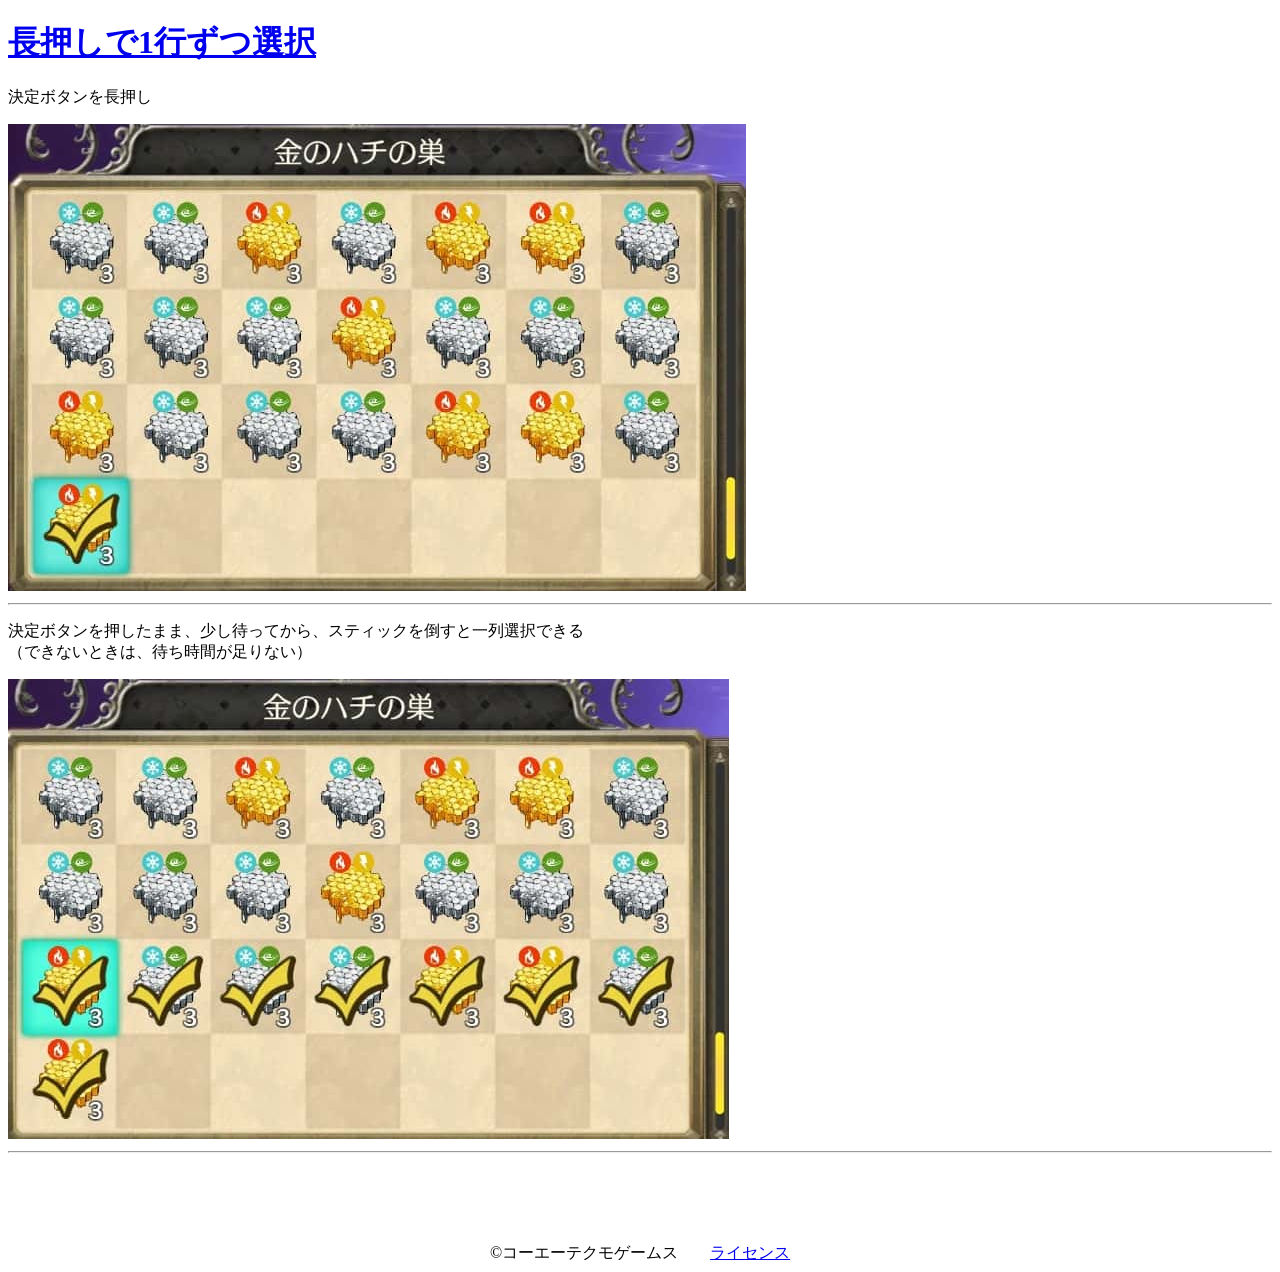
<file: tips/tips.html>
<!DOCTYPE html>
<html lang="ja">
<head>
    <meta charset="UTF-8">
    <meta name="viewport" content="width=device-width, initial-scale=1.0">
    <title>小技</title>
    <link rel="stylesheet" href="../styles.css" />
    <script src="../common.js" defer></script>
</head>
<body>
    <h1 id="row_select">長押しで1行ずつ選択</h1>
    
    <p>
        決定ボタンを長押し
    </p>
    <img src="row_select.jpg" alt="長押し">
    <hr>
    <p>
        決定ボタンを押したまま、少し待ってから、スティックを倒すと一列選択できる <br>
        （できないときは、待ち時間が足りない）
    </p>
    <img src="row_select2.jpg" alt="長押したまま上">
    <hr>
</body>
</html>
</file>
<file: styles.css>
img {
    max-width: calc(100vw - 20px);
}
/* スマホ */
@media screen and (max-width: 1000px) {
  img {
    max-width: 100vw;
  }
}

footer {
    margin-top: 10vh;
    display: flex;
    justify-content: center;
}

.large {
  font-size: xx-large;
  font-weight: bolder;
}
</file>
